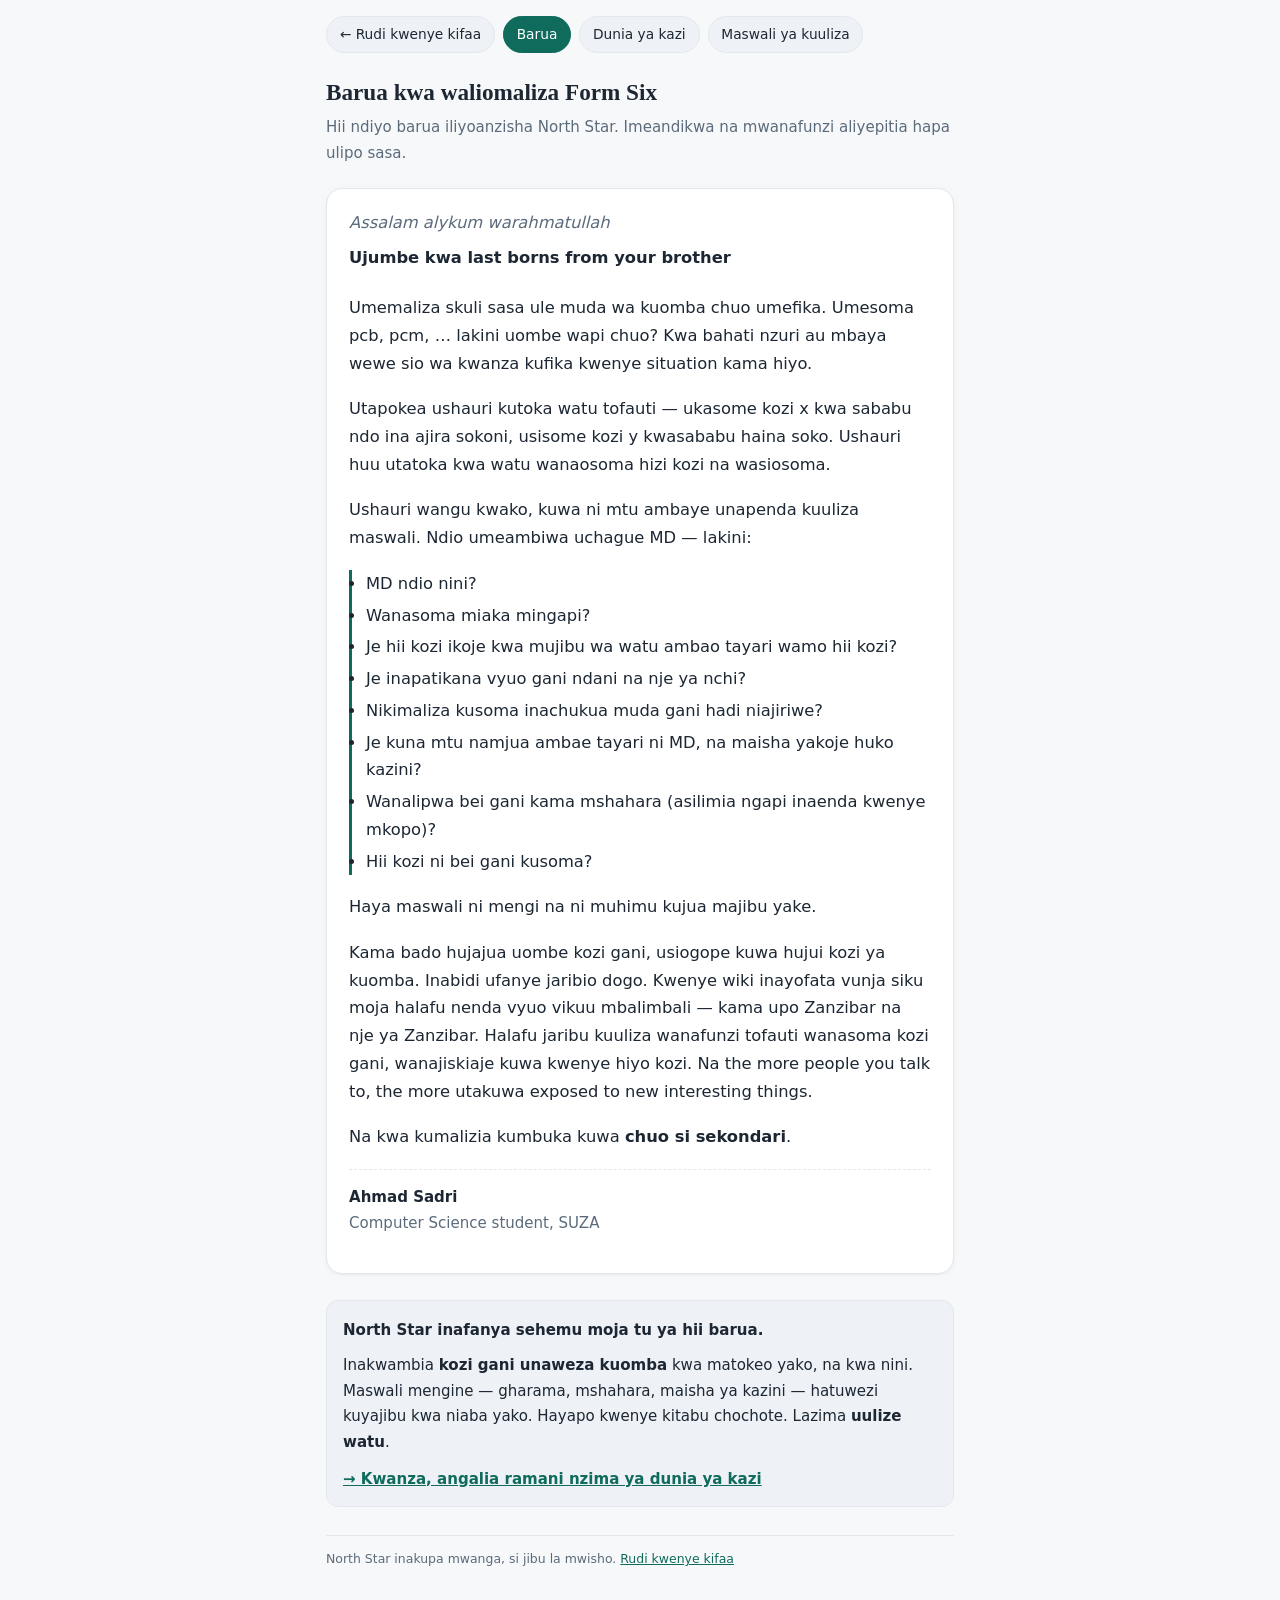
<file: web/barua.html>
<!doctype html>
<html lang="sw">
<head>
<meta charset="utf-8">
<meta name="viewport" content="width=device-width, initial-scale=1">
<title>Barua kwa waliomaliza Form Six — North Star</title>
<link rel="icon" href="data:image/svg+xml,<svg xmlns='http://www.w3.org/2000/svg' viewBox='0 0 100 100'><text y='.9em' font-size='90'>🌟</text></svg>">
<style>
  :root{
    --bg:#f7f8fa; --card:#ffffff; --ink:#1c2733; --muted:#5b6b7b;
    --line:#e3e8ee; --accent:#0f6b5c; --accent-ink:#fff; --chip:#eef2f6;
    /* --- design tokens -------------------------------------------------
       Six type steps, reused everywhere. There were 20 ad-hoc font sizes across
       these four pages and zero shadows, which is the measurable reason they
       read as unconsidered — not the colours, not the layout.
       Radius decreases as you nest inward: container -> item -> chip. */
    --fs-xs:.78rem; --fs-sm:.86rem; --fs-md:.94rem;
    --fs-lg:1.02rem; --fs-xl:1.12rem; --fs-2xl:1.45rem;
    --r-sm:8px; --r-md:12px; --r-lg:16px; --r-pill:999px;
    --shadow:0 1px 2px rgb(0 0 0/.04), 0 1px 8px rgb(0 0 0/.03);
    /* Georgia ships on effectively every device: editorial character for zero
       bytes and no external request. Headings only. */
    --font-display:Georgia,"Times New Roman",serif;
  }
  @media (prefers-color-scheme: dark){
    :root{ --bg:#12181f; --card:#1a222b; --ink:#e8eef4; --muted:#93a3b3;
           --line:#2a3541; --accent:#2fa08c; --chip:#232e3a;
           --shadow:inset 0 1px 0 rgb(255 255 255/.04), 0 1px 10px rgb(0 0 0/.30);
  }
  }
  *{box-sizing:border-box}
  body{margin:0;background:var(--bg);color:var(--ink);line-height:1.7;
    font-family:system-ui,-apple-system,"Segoe UI",Roboto,sans-serif}
  .wrap{max-width:660px;margin:0 auto;padding:16px 16px 40px}
  nav{display:flex;gap:8px;flex-wrap:wrap;margin-bottom:20px}
  nav a{font-size:var(--fs-sm);text-decoration:none;color:var(--ink);background:var(--chip);
    border:1px solid var(--line);border-radius:var(--r-pill);padding:.35rem .8rem}
  nav a.here{background:var(--accent);color:var(--accent-ink);border-color:var(--accent)}
  h1{font-family:var(--font-display);font-size:var(--fs-2xl);margin:.4rem 0 .2rem}
  .lede{color:var(--muted);font-size:var(--fs-md);margin:0 0 22px}
  .letter{background:var(--card);border:1px solid var(--line);border-radius:var(--r-lg);
    padding:20px 22px;font-size:var(--fs-lg);box-shadow:var(--shadow)}
  .letter p{margin:0 0 1.1em}
  .letter .salaam{font-style:italic;color:var(--muted);margin-bottom:.4em}
  .letter .to{font-weight:600;margin-bottom:1.4em}
  .questions{border-left:3px solid var(--accent);padding-left:14px;margin:0 0 1.1em}
  .questions li{margin:.25em 0}
  .sig{margin-top:1.8em;padding-top:1em;border-top:1px dashed var(--line);
    color:var(--muted);font-size:var(--fs-md)}
  .sig b{color:var(--ink)}
  .after{margin-top:26px;background:var(--chip);border:1px solid var(--line);
    border-radius:var(--r-md);padding:14px 16px;font-size:var(--fs-md)}
  .after a{color:var(--accent);font-weight:600}
  footer{color:var(--muted);font-size:var(--fs-xs);margin-top:28px;
    border-top:1px solid var(--line);padding-top:12px}
</style>
</head>
<body>
<div class="wrap">
  <nav>
    <a href="./">← Rudi kwenye kifaa</a>
    <a href="barua" class="here">Barua</a>
    <a href="dunia-ya-kazi">Dunia ya kazi</a>
    <a href="maswali">Maswali ya kuuliza</a>
  </nav>

  <h1>Barua kwa waliomaliza Form Six</h1>
  <p class="lede">Hii ndiyo barua iliyoanzisha North Star. Imeandikwa na mwanafunzi
  aliyepitia hapa ulipo sasa.</p>

  <article class="letter">
    <p class="salaam">Assalam alykum warahmatullah</p>
    <p class="to">Ujumbe kwa last borns from your brother</p>

    <p>Umemaliza skuli sasa ule muda wa kuomba chuo umefika. Umesoma pcb, pcm, … lakini
    uombe wapi chuo? Kwa bahati nzuri au mbaya wewe sio wa kwanza kufika kwenye situation
    kama hiyo.</p>

    <p>Utapokea ushauri kutoka watu tofauti — ukasome kozi x kwa sababu ndo ina ajira
    sokoni, usisome kozi y kwasababu haina soko. Ushauri huu utatoka kwa watu wanaosoma
    hizi kozi na wasiosoma.</p>

    <p>Ushauri wangu kwako, kuwa ni mtu ambaye unapenda kuuliza maswali. Ndio umeambiwa
    uchague MD — lakini:</p>

    <ul class="questions">
      <li>MD ndio nini?</li>
      <li>Wanasoma miaka mingapi?</li>
      <li>Je hii kozi ikoje kwa mujibu wa watu ambao tayari wamo hii kozi?</li>
      <li>Je inapatikana vyuo gani ndani na nje ya nchi?</li>
      <li>Nikimaliza kusoma inachukua muda gani hadi niajiriwe?</li>
      <li>Je kuna mtu namjua ambae tayari ni MD, na maisha yakoje huko kazini?</li>
      <li>Wanalipwa bei gani kama mshahara (asilimia ngapi inaenda kwenye mkopo)?</li>
      <li>Hii kozi ni bei gani kusoma?</li>
    </ul>

    <p>Haya maswali ni mengi na ni muhimu kujua majibu yake.</p>

    <p>Kama bado hujajua uombe kozi gani, usiogope kuwa hujui kozi ya kuomba. Inabidi
    ufanye jaribio dogo. Kwenye wiki inayofata vunja siku moja halafu nenda vyuo vikuu
    mbalimbali — kama upo Zanzibar na nje ya Zanzibar. Halafu jaribu kuuliza wanafunzi
    tofauti wanasoma kozi gani, wanajiskiaje kuwa kwenye hiyo kozi. Na the more people you
    talk to, the more utakuwa exposed to new interesting things.</p>

    <p>Na kwa kumalizia kumbuka kuwa <b>chuo si sekondari</b>.</p>

    <p class="sig">
      <b>Ahmad Sadri</b><br>
      Computer Science student, SUZA
    </p>
  </article>

  <div class="after">
    <p style="margin:.2rem 0 .6rem"><b>North Star inafanya sehemu moja tu ya hii barua.</b></p>
    <p style="margin:0">Inakwambia <b>kozi gani unaweza kuomba</b> kwa matokeo yako, na
    kwa nini. Maswali mengine — gharama, mshahara, maisha ya kazini — hatuwezi kuyajibu
    kwa niaba yako. Hayapo kwenye kitabu chochote. Lazima <b>uulize watu</b>.</p>
    <p style="margin:.7rem 0 0"><a href="dunia-ya-kazi">→ Kwanza, angalia ramani nzima ya dunia ya kazi</a></p>
  </div>

  <footer>
    North Star inakupa mwanga, si jibu la mwisho.
    <a href="./" style="color:var(--accent)">Rudi kwenye kifaa</a>
  </footer>
</div>
</body>
</html>
</file>
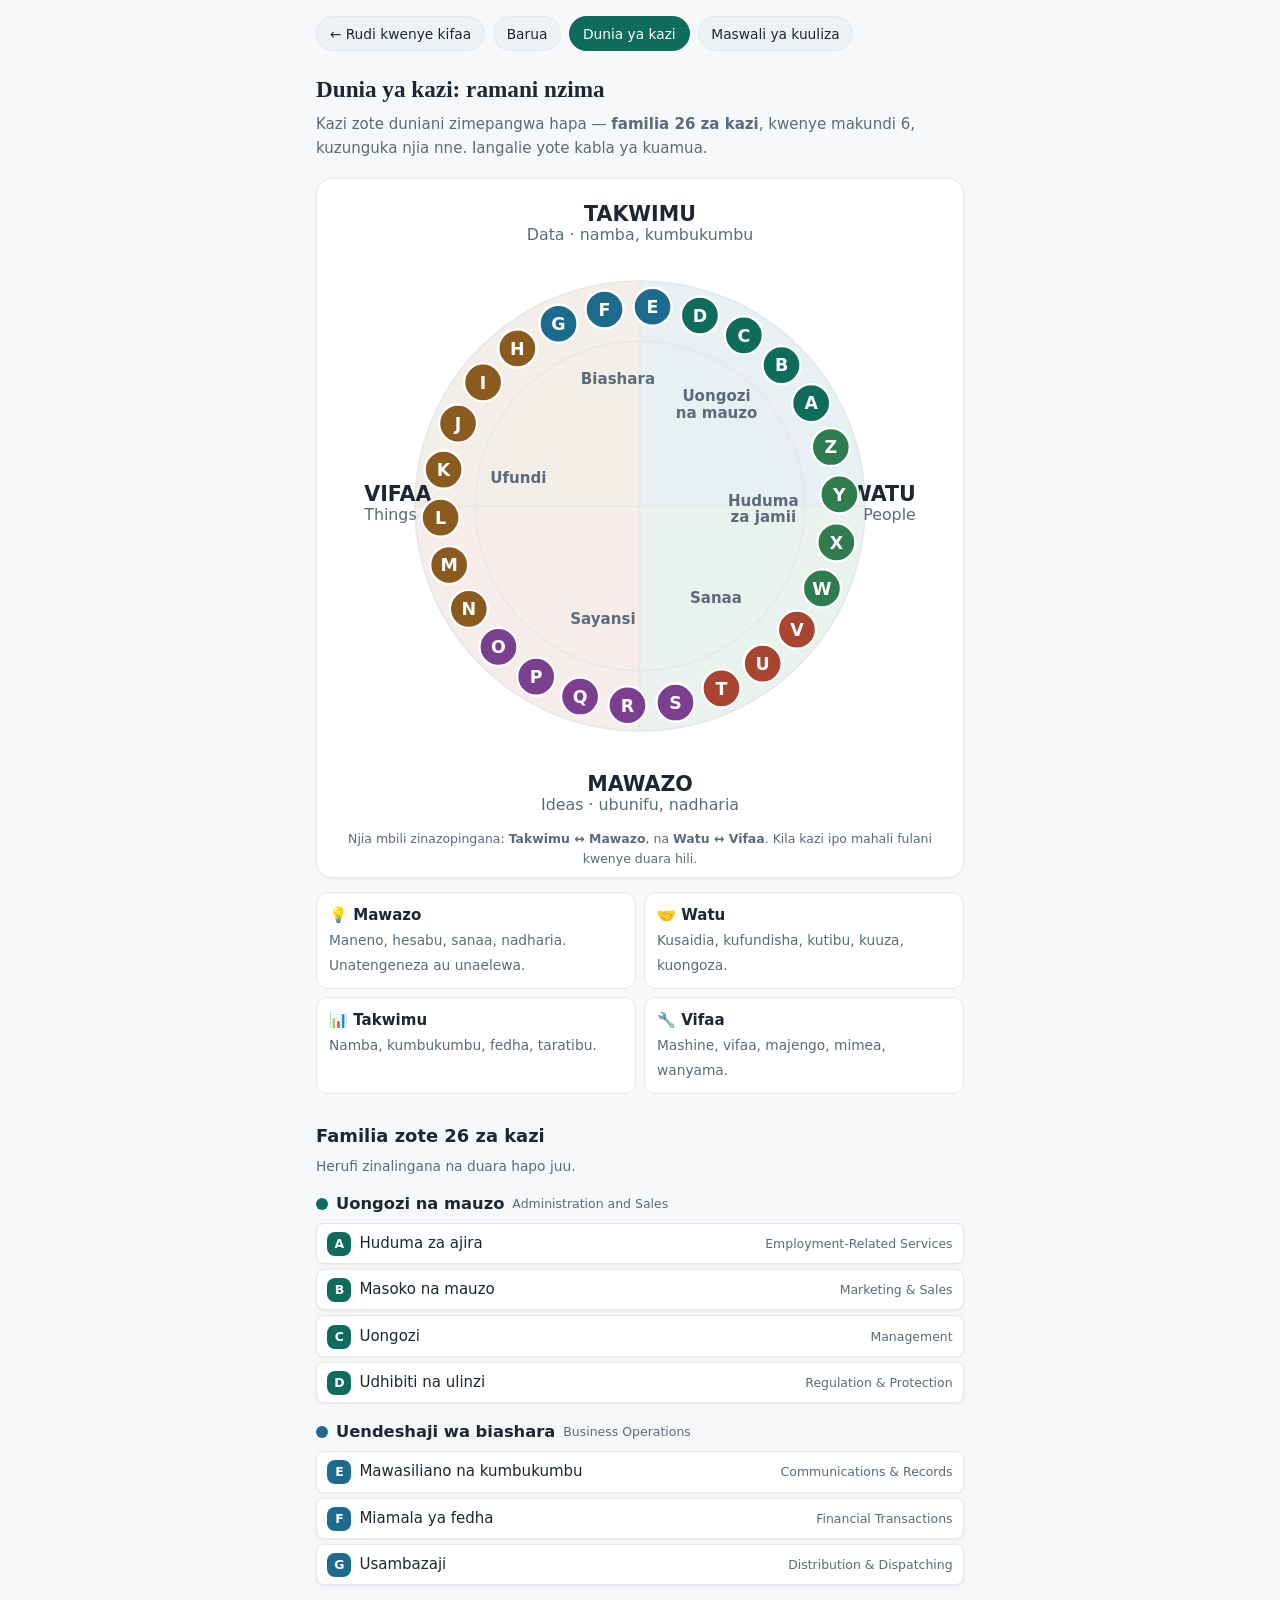
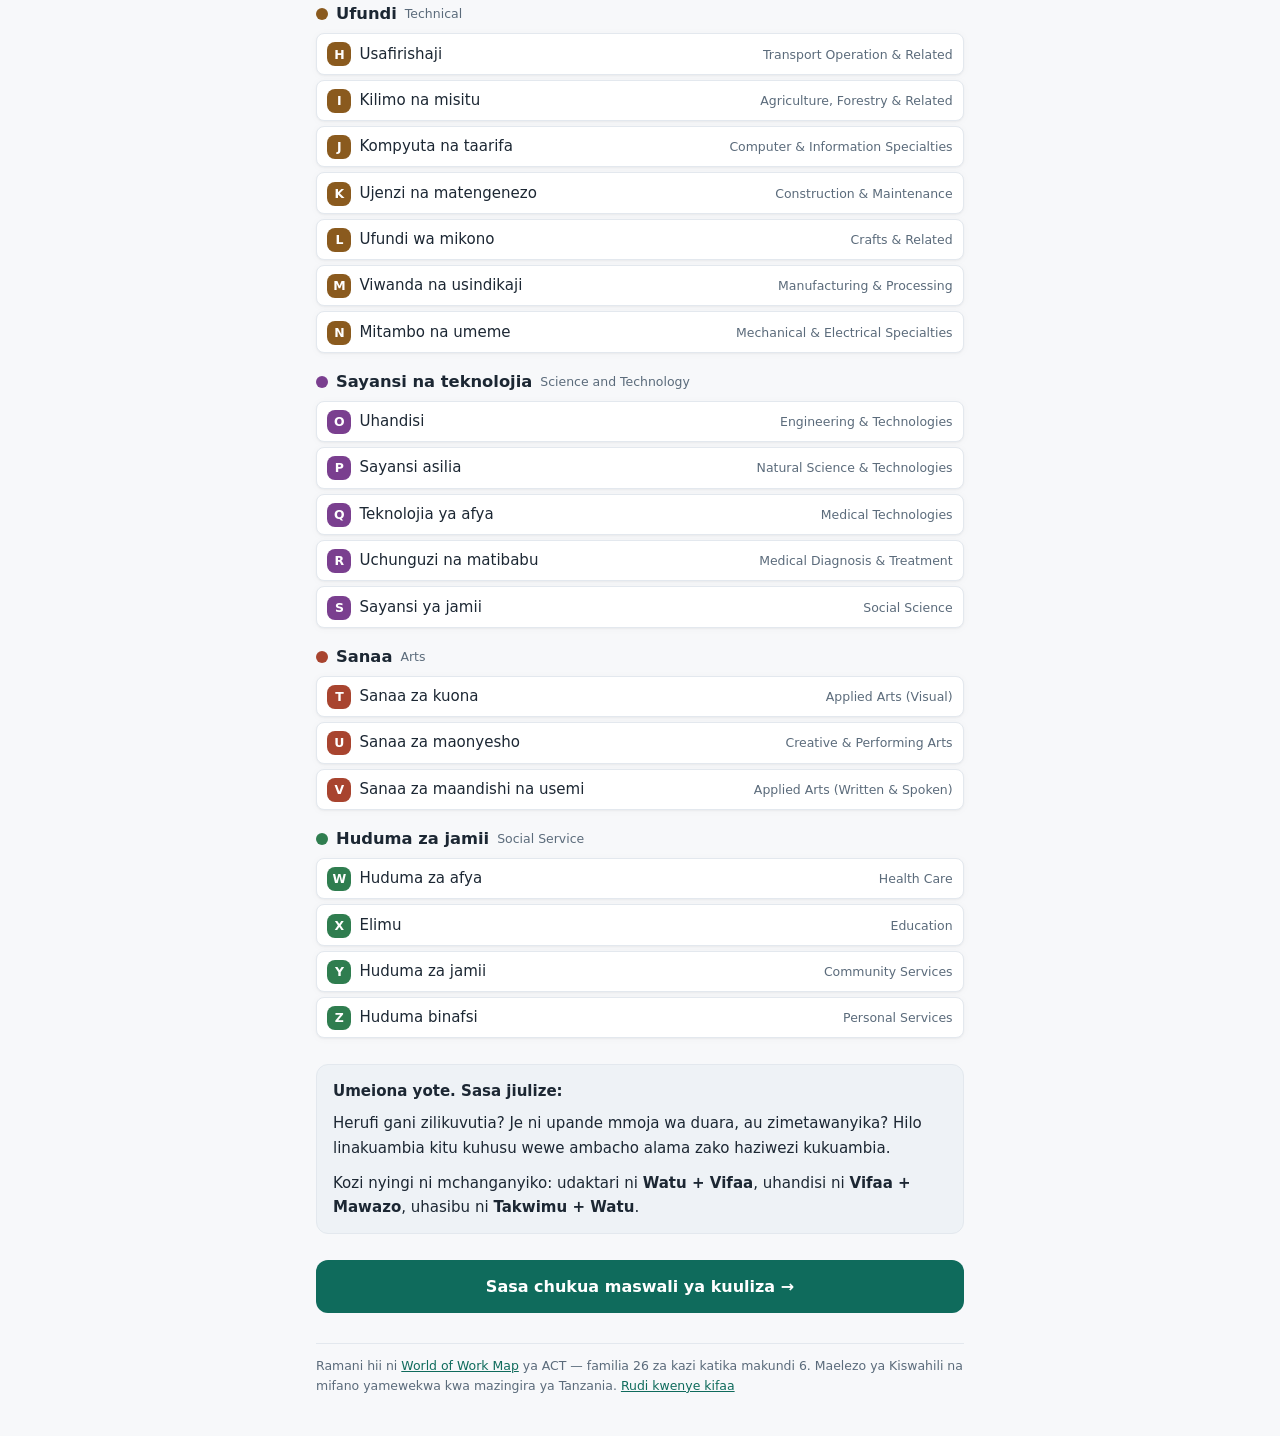
<file: web/dunia-ya-kazi.html>
<!doctype html>
<html lang="sw">
<head>
<meta charset="utf-8">
<meta name="viewport" content="width=device-width, initial-scale=1">
<title>Dunia ya kazi — ramani nzima — North Star</title>
<link rel="icon" href="data:image/svg+xml,<svg xmlns='http://www.w3.org/2000/svg' viewBox='0 0 100 100'><text y='.9em' font-size='90'>🌟</text></svg>">
<style>
  :root{--bg:#f7f8fa;--card:#fff;--ink:#1c2733;--muted:#5b6b7b;--line:#e3e8ee;
    --accent:#0f6b5c;--accent-ink:#fff;--chip:#eef2f6;
    --c0:#0f6b5c;--c1:#1d6a8f;--c2:#8a5a1e;--c3:#7a3f8f;--c4:#a8442f;--c5:#2f7d4f;
    /* --- design tokens: identical across all four pages ------------------
       Six type steps, reused everywhere. There were 20 ad-hoc font sizes across
       these pages and zero shadows, which is the measurable reason they read as
       unconsidered — not the colours, not the layout.
       Radius decreases as you nest inward: container -> item -> chip. */
    --fs-xs:.78rem; --fs-sm:.86rem; --fs-md:.94rem;
    --fs-lg:1.02rem; --fs-xl:1.12rem; --fs-2xl:1.45rem;
    --r-sm:8px; --r-md:12px; --r-lg:16px; --r-pill:999px;
    --shadow:0 1px 2px rgb(0 0 0/.04), 0 1px 8px rgb(0 0 0/.03);
    /* Georgia ships on effectively every device: editorial character for zero
       bytes and no external request. Headings only. */
    --font-display:Georgia,"Times New Roman",serif;}
  @media (prefers-color-scheme:dark){
    :root{--bg:#12181f;--card:#1a222b;--ink:#e8eef4;--muted:#93a3b3;--line:#2a3541;
      --accent:#2fa08c;--chip:#232e3a;
      --c0:#3fae97;--c1:#5aa8cf;--c2:#c9964a;--c3:#b183c4;--c4:#d97f68;--c5:#5fb883;
      --shadow:inset 0 1px 0 rgb(255 255 255/.04), 0 1px 10px rgb(0 0 0/.30);}}
  *{box-sizing:border-box}
  body{margin:0;background:var(--bg);color:var(--ink);line-height:1.6;
    font-family:system-ui,-apple-system,"Segoe UI",Roboto,sans-serif}
  .wrap{max-width:680px;margin:0 auto;padding:16px 16px 40px}
  nav{display:flex;gap:8px;flex-wrap:wrap;margin-bottom:20px}
  nav a{font-size:var(--fs-sm);text-decoration:none;color:var(--ink);background:var(--chip);
    border:1px solid var(--line);border-radius:var(--r-pill);padding:.35rem .8rem}
  nav a.here{background:var(--accent);color:var(--accent-ink);border-color:var(--accent)}
  h1{font-family:var(--font-display);font-size:var(--fs-2xl);margin:.4rem 0 .2rem}
  .lede{color:var(--muted);font-size:var(--fs-md);margin:0 0 18px}
  p{margin:0 0 1em}
  figure{margin:0 0 8px;background:var(--card);border:1px solid var(--line);
    border-radius:var(--r-lg);padding:10px 6px 4px;box-shadow:var(--shadow)}
  svg{width:100%;height:auto;display:block}
  .axis{font:600 13px system-ui;fill:var(--ink)}
  .axis-sub{font:10px system-ui;fill:var(--muted)}
  .quad{opacity:.10}
  .ring{fill:none;stroke:var(--line);stroke-width:1}
  .fam{stroke:var(--card);stroke-width:1.5}
  .fl{font:700 11px system-ui;fill:#fff;text-anchor:middle}
  .cl{font:600 9.5px system-ui;fill:var(--muted)}
  .c0{fill:var(--c0)} .c1{fill:var(--c1)} .c2{fill:var(--c2)}
  .c3{fill:var(--c3)} .c4{fill:var(--c4)} .c5{fill:var(--c5)}
  figcaption{color:var(--muted);font-size:var(--fs-xs);text-align:center;padding:6px 8px 4px}
  .axes-key{display:grid;grid-template-columns:1fr 1fr;gap:8px;margin:14px 0 26px}
  .ax{background:var(--card);border:1px solid var(--line);border-radius:var(--r-md);padding:10px 12px}
  .ax b{display:block;font-size:var(--fs-md)}
  .ax span{color:var(--muted);font-size:var(--fs-sm)}
  h2{font-size:var(--fs-xl);margin:28px 0 8px}
  .cluster{margin:0 0 16px}
  .cluster h3{font-size:var(--fs-lg);margin:0 0 6px;display:flex;align-items:center;gap:8px}
  .dot{width:12px;height:12px;border-radius:50%;flex:none;display:inline-block}
  .c0.dot{background:var(--c0)} .c1.dot{background:var(--c1)} .c2.dot{background:var(--c2)}
  .c3.dot{background:var(--c3)} .c4.dot{background:var(--c4)} .c5.dot{background:var(--c5)}
  .en-h{color:var(--muted);font-weight:400;font-size:var(--fs-xs)}
  ul.fams{list-style:none;padding:0;margin:0}
  ul.fams li{display:flex;align-items:baseline;gap:8px;background:var(--card);
    border:1px solid var(--line);border-radius:var(--r-sm);padding:.45rem .65rem;margin-bottom:5px;box-shadow:var(--shadow)}
  .k{width:1.5rem;height:1.5rem;border-radius:var(--r-sm);color:#fff;font-weight:700;
    font-size:var(--fs-xs);display:inline-flex;align-items:center;justify-content:center;flex:none}
  .c0.k{background:var(--c0)} .c1.k{background:var(--c1)} .c2.k{background:var(--c2)}
  .c3.k{background:var(--c3)} .c4.k{background:var(--c4)} .c5.k{background:var(--c5)}
  .nm{font-size:var(--fs-md)}
  .en{color:var(--muted);font-size:var(--fs-xs);margin-left:auto;text-align:right}
  .note{background:var(--chip);border:1px solid var(--line);border-radius:var(--r-md);
    padding:14px 16px;font-size:var(--fs-md);margin:26px 0}
  .note a{color:var(--accent);font-weight:600}
  .next{display:block;background:var(--accent);color:var(--accent-ink);text-decoration:none;
    text-align:center;padding:.85rem;border-radius:var(--r-md);font-weight:700;margin:22px 0 0}
  footer{color:var(--muted);font-size:var(--fs-xs);margin-top:30px;border-top:1px solid var(--line);padding-top:12px}
  footer a{color:var(--accent)}
</style>
</head>
<body>
<div class="wrap">
  <nav>
    <a href="./">← Rudi kwenye kifaa</a>
    <a href="barua">Barua</a>
    <a href="dunia-ya-kazi" class="here">Dunia ya kazi</a>
    <a href="maswali">Maswali ya kuuliza</a>
  </nav>

  <h1>Dunia ya kazi: ramani nzima</h1>
  <p class="lede">Kazi zote duniani zimepangwa hapa — <b>familia 26 za kazi</b>, kwenye
  makundi 6, kuzunguka njia nne. Iangalie yote kabla ya kuamua.</p>

  <figure>
    <svg viewBox="0 0 400 400" role="img"
         aria-label="Ramani ya dunia ya kazi: duara lenye njia nne (Takwimu, Watu, Mawazo, Vifaa) na familia 26 za kazi zilizopangwa kwa herufi A hadi Z.">
      <!-- quadrant washes -->
      <path d="M200,200 L200,58 A142,142 0 0,1 342,200 Z" class="quad c1"/>
      <path d="M200,200 L342,200 A142,142 0 0,1 200,342 Z" class="quad c5"/>
      <path d="M200,200 L200,342 A142,142 0 0,1 58,200 Z" class="quad c4"/>
      <path d="M200,200 L58,200 A142,142 0 0,1 200,58 Z" class="quad c2"/>
      <circle cx="200" cy="200" r="142" class="ring"/>
      <circle cx="200" cy="200" r="104" class="ring"/>
      <!-- axes -->
      <line x1="200" y1="58" x2="200" y2="342" stroke="var(--line)"/>
      <line x1="58" y1="200" x2="342" y2="200" stroke="var(--line)"/>
      <text x="200" y="20" class="axis" text-anchor="middle">TAKWIMU</text>
      <text x="200" y="32" class="axis-sub" text-anchor="middle">Data · namba, kumbukumbu</text>
      <text x="200" y="380" class="axis" text-anchor="middle">MAWAZO</text>
      <text x="200" y="392" class="axis-sub" text-anchor="middle">Ideas · ubunifu, nadharia</text>
      <text x="374" y="197" class="axis" text-anchor="end">WATU</text>
      <text x="374" y="209" class="axis-sub" text-anchor="end">People</text>
      <text x="26" y="197" class="axis" text-anchor="start">VIFAA</text>
      <text x="26" y="209" class="axis-sub" text-anchor="start">Things</text>
      <!-- cluster labels -->
<text y="133.7" class="cl" text-anchor="middle"><tspan x="248.3" dy="0">Uongozi</tspan><tspan x="248.3" dy="10.5">na mauzo</tspan></text>
<text y="123.2" class="cl" text-anchor="middle"><tspan x="186.1" dy="0">Biashara</tspan></text>
<text y="185.7" class="cl" text-anchor="middle"><tspan x="123.3" dy="0">Ufundi</tspan></text>
<text y="274.4" class="cl" text-anchor="middle"><tspan x="176.6" dy="0">Sayansi</tspan></text>
<text y="261.5" class="cl" text-anchor="middle"><tspan x="247.9" dy="0">Sanaa</tspan></text>
<text y="199.9" class="cl" text-anchor="middle"><tspan x="277.8" dy="0">Huduma</tspan><tspan x="277.8" dy="10.5">za jamii</tspan></text>
      <!-- 26 job families -->
<circle cx="308.0" cy="135.1" r="12" class="fam c0"/><text x="308.0" y="139.1" class="fl">A</text>
<circle cx="289.3" cy="111.1" r="12" class="fam c0"/><text x="289.3" y="115.1" class="fl">B</text>
<circle cx="265.5" cy="92.3" r="12" class="fam c0"/><text x="265.5" y="96.3" class="fl">C</text>
<circle cx="237.8" cy="79.8" r="12" class="fam c0"/><text x="237.8" y="83.8" class="fl">D</text>
<circle cx="207.9" cy="74.3" r="12" class="fam c1"/><text x="207.9" y="78.3" class="fl">E</text>
<circle cx="177.6" cy="76.0" r="12" class="fam c1"/><text x="177.6" y="80.0" class="fl">F</text>
<circle cx="148.6" cy="85.0" r="12" class="fam c1"/><text x="148.6" y="89.0" class="fl">G</text>
<circle cx="122.6" cy="100.6" r="12" class="fam c2"/><text x="122.6" y="104.6" class="fl">H</text>
<circle cx="101.0" cy="122.0" r="12" class="fam c2"/><text x="101.0" y="126.0" class="fl">I</text>
<circle cx="85.2" cy="148.0" r="12" class="fam c2"/><text x="85.2" y="152.0" class="fl">J</text>
<circle cx="76.1" cy="177.0" r="12" class="fam c2"/><text x="76.1" y="181.0" class="fl">K</text>
<circle cx="74.2" cy="207.3" r="12" class="fam c2"/><text x="74.2" y="211.3" class="fl">L</text>
<circle cx="79.6" cy="237.2" r="12" class="fam c2"/><text x="79.6" y="241.2" class="fl">M</text>
<circle cx="92.0" cy="264.9" r="12" class="fam c2"/><text x="92.0" y="268.9" class="fl">N</text>
<circle cx="110.7" cy="288.9" r="12" class="fam c3"/><text x="110.7" y="292.9" class="fl">O</text>
<circle cx="134.5" cy="307.7" r="12" class="fam c3"/><text x="134.5" y="311.7" class="fl">P</text>
<circle cx="162.2" cy="320.2" r="12" class="fam c3"/><text x="162.2" y="324.2" class="fl">Q</text>
<circle cx="192.1" cy="325.7" r="12" class="fam c3"/><text x="192.1" y="329.7" class="fl">R</text>
<circle cx="222.4" cy="324.0" r="12" class="fam c3"/><text x="222.4" y="328.0" class="fl">S</text>
<circle cx="251.4" cy="315.0" r="12" class="fam c4"/><text x="251.4" y="319.0" class="fl">T</text>
<circle cx="277.4" cy="299.4" r="12" class="fam c4"/><text x="277.4" y="303.4" class="fl">U</text>
<circle cx="299.0" cy="278.0" r="12" class="fam c4"/><text x="299.0" y="282.0" class="fl">V</text>
<circle cx="314.8" cy="252.0" r="12" class="fam c5"/><text x="314.8" y="256.0" class="fl">W</text>
<circle cx="323.9" cy="223.0" r="12" class="fam c5"/><text x="323.9" y="227.0" class="fl">X</text>
<circle cx="325.8" cy="192.7" r="12" class="fam c5"/><text x="325.8" y="196.7" class="fl">Y</text>
<circle cx="320.4" cy="162.8" r="12" class="fam c5"/><text x="320.4" y="166.8" class="fl">Z</text>
    </svg>
    <figcaption>Njia mbili zinazopingana: <b>Takwimu ↔ Mawazo</b>, na <b>Watu ↔ Vifaa</b>.
    Kila kazi ipo mahali fulani kwenye duara hili.</figcaption>
  </figure>

  <div class="axes-key">
    <div class="ax"><b>💡 Mawazo</b><span>Maneno, hesabu, sanaa, nadharia. Unatengeneza au unaelewa.</span></div>
    <div class="ax"><b>🤝 Watu</b><span>Kusaidia, kufundisha, kutibu, kuuza, kuongoza.</span></div>
    <div class="ax"><b>📊 Takwimu</b><span>Namba, kumbukumbu, fedha, taratibu.</span></div>
    <div class="ax"><b>🔧 Vifaa</b><span>Mashine, vifaa, majengo, mimea, wanyama.</span></div>
  </div>

  <h2>Familia zote 26 za kazi</h2>
  <p style="color:var(--muted);font-size:var(--fs-sm);margin-top:-4px">Herufi zinalingana na duara hapo juu.</p>
  <section class="cluster"><h3><span class="dot c0"></span>Uongozi na mauzo<span class="en-h">Administration and Sales</span></h3><ul class="fams"><li><span class="k c0">A</span><span class="nm">Huduma za ajira</span><span class="en">Employment-Related Services</span></li><li><span class="k c0">B</span><span class="nm">Masoko na mauzo</span><span class="en">Marketing & Sales</span></li><li><span class="k c0">C</span><span class="nm">Uongozi</span><span class="en">Management</span></li><li><span class="k c0">D</span><span class="nm">Udhibiti na ulinzi</span><span class="en">Regulation & Protection</span></li></ul></section>
<section class="cluster"><h3><span class="dot c1"></span>Uendeshaji wa biashara<span class="en-h">Business Operations</span></h3><ul class="fams"><li><span class="k c1">E</span><span class="nm">Mawasiliano na kumbukumbu</span><span class="en">Communications & Records</span></li><li><span class="k c1">F</span><span class="nm">Miamala ya fedha</span><span class="en">Financial Transactions</span></li><li><span class="k c1">G</span><span class="nm">Usambazaji</span><span class="en">Distribution & Dispatching</span></li></ul></section>
<section class="cluster"><h3><span class="dot c2"></span>Ufundi<span class="en-h">Technical</span></h3><ul class="fams"><li><span class="k c2">H</span><span class="nm">Usafirishaji</span><span class="en">Transport Operation & Related</span></li><li><span class="k c2">I</span><span class="nm">Kilimo na misitu</span><span class="en">Agriculture, Forestry & Related</span></li><li><span class="k c2">J</span><span class="nm">Kompyuta na taarifa</span><span class="en">Computer & Information Specialties</span></li><li><span class="k c2">K</span><span class="nm">Ujenzi na matengenezo</span><span class="en">Construction & Maintenance</span></li><li><span class="k c2">L</span><span class="nm">Ufundi wa mikono</span><span class="en">Crafts & Related</span></li><li><span class="k c2">M</span><span class="nm">Viwanda na usindikaji</span><span class="en">Manufacturing & Processing</span></li><li><span class="k c2">N</span><span class="nm">Mitambo na umeme</span><span class="en">Mechanical & Electrical Specialties</span></li></ul></section>
<section class="cluster"><h3><span class="dot c3"></span>Sayansi na teknolojia<span class="en-h">Science and Technology</span></h3><ul class="fams"><li><span class="k c3">O</span><span class="nm">Uhandisi</span><span class="en">Engineering & Technologies</span></li><li><span class="k c3">P</span><span class="nm">Sayansi asilia</span><span class="en">Natural Science & Technologies</span></li><li><span class="k c3">Q</span><span class="nm">Teknolojia ya afya</span><span class="en">Medical Technologies</span></li><li><span class="k c3">R</span><span class="nm">Uchunguzi na matibabu</span><span class="en">Medical Diagnosis & Treatment</span></li><li><span class="k c3">S</span><span class="nm">Sayansi ya jamii</span><span class="en">Social Science</span></li></ul></section>
<section class="cluster"><h3><span class="dot c4"></span>Sanaa<span class="en-h">Arts</span></h3><ul class="fams"><li><span class="k c4">T</span><span class="nm">Sanaa za kuona</span><span class="en">Applied Arts (Visual)</span></li><li><span class="k c4">U</span><span class="nm">Sanaa za maonyesho</span><span class="en">Creative & Performing Arts</span></li><li><span class="k c4">V</span><span class="nm">Sanaa za maandishi na usemi</span><span class="en">Applied Arts (Written & Spoken)</span></li></ul></section>
<section class="cluster"><h3><span class="dot c5"></span>Huduma za jamii<span class="en-h">Social Service</span></h3><ul class="fams"><li><span class="k c5">W</span><span class="nm">Huduma za afya</span><span class="en">Health Care</span></li><li><span class="k c5">X</span><span class="nm">Elimu</span><span class="en">Education</span></li><li><span class="k c5">Y</span><span class="nm">Huduma za jamii</span><span class="en">Community Services</span></li><li><span class="k c5">Z</span><span class="nm">Huduma binafsi</span><span class="en">Personal Services</span></li></ul></section>

  <div class="note">
    <p style="margin:0 0 .5rem"><b>Umeiona yote. Sasa jiulize:</b></p>
    <p style="margin:0">Herufi gani zilikuvutia? Je ni upande mmoja wa duara, au zimetawanyika?
    Hilo linakuambia kitu kuhusu wewe ambacho alama zako haziwezi kukuambia.</p>
    <p style="margin:.7rem 0 0">Kozi nyingi ni mchanganyiko: udaktari ni <b>Watu + Vifaa</b>,
    uhandisi ni <b>Vifaa + Mawazo</b>, uhasibu ni <b>Takwimu + Watu</b>.</p>
  </div>

  <a class="next" href="maswali">Sasa chukua maswali ya kuuliza →</a>

  <footer>
    Ramani hii ni <a href="https://davetgc.com/Worldwork.htm" rel="noopener">World of Work Map</a>
    ya ACT — familia 26 za kazi katika makundi 6. Maelezo ya Kiswahili na mifano yamewekwa
    kwa mazingira ya Tanzania. <a href="./">Rudi kwenye kifaa</a>
  </footer>
</div>
</body>
</html>
</file>
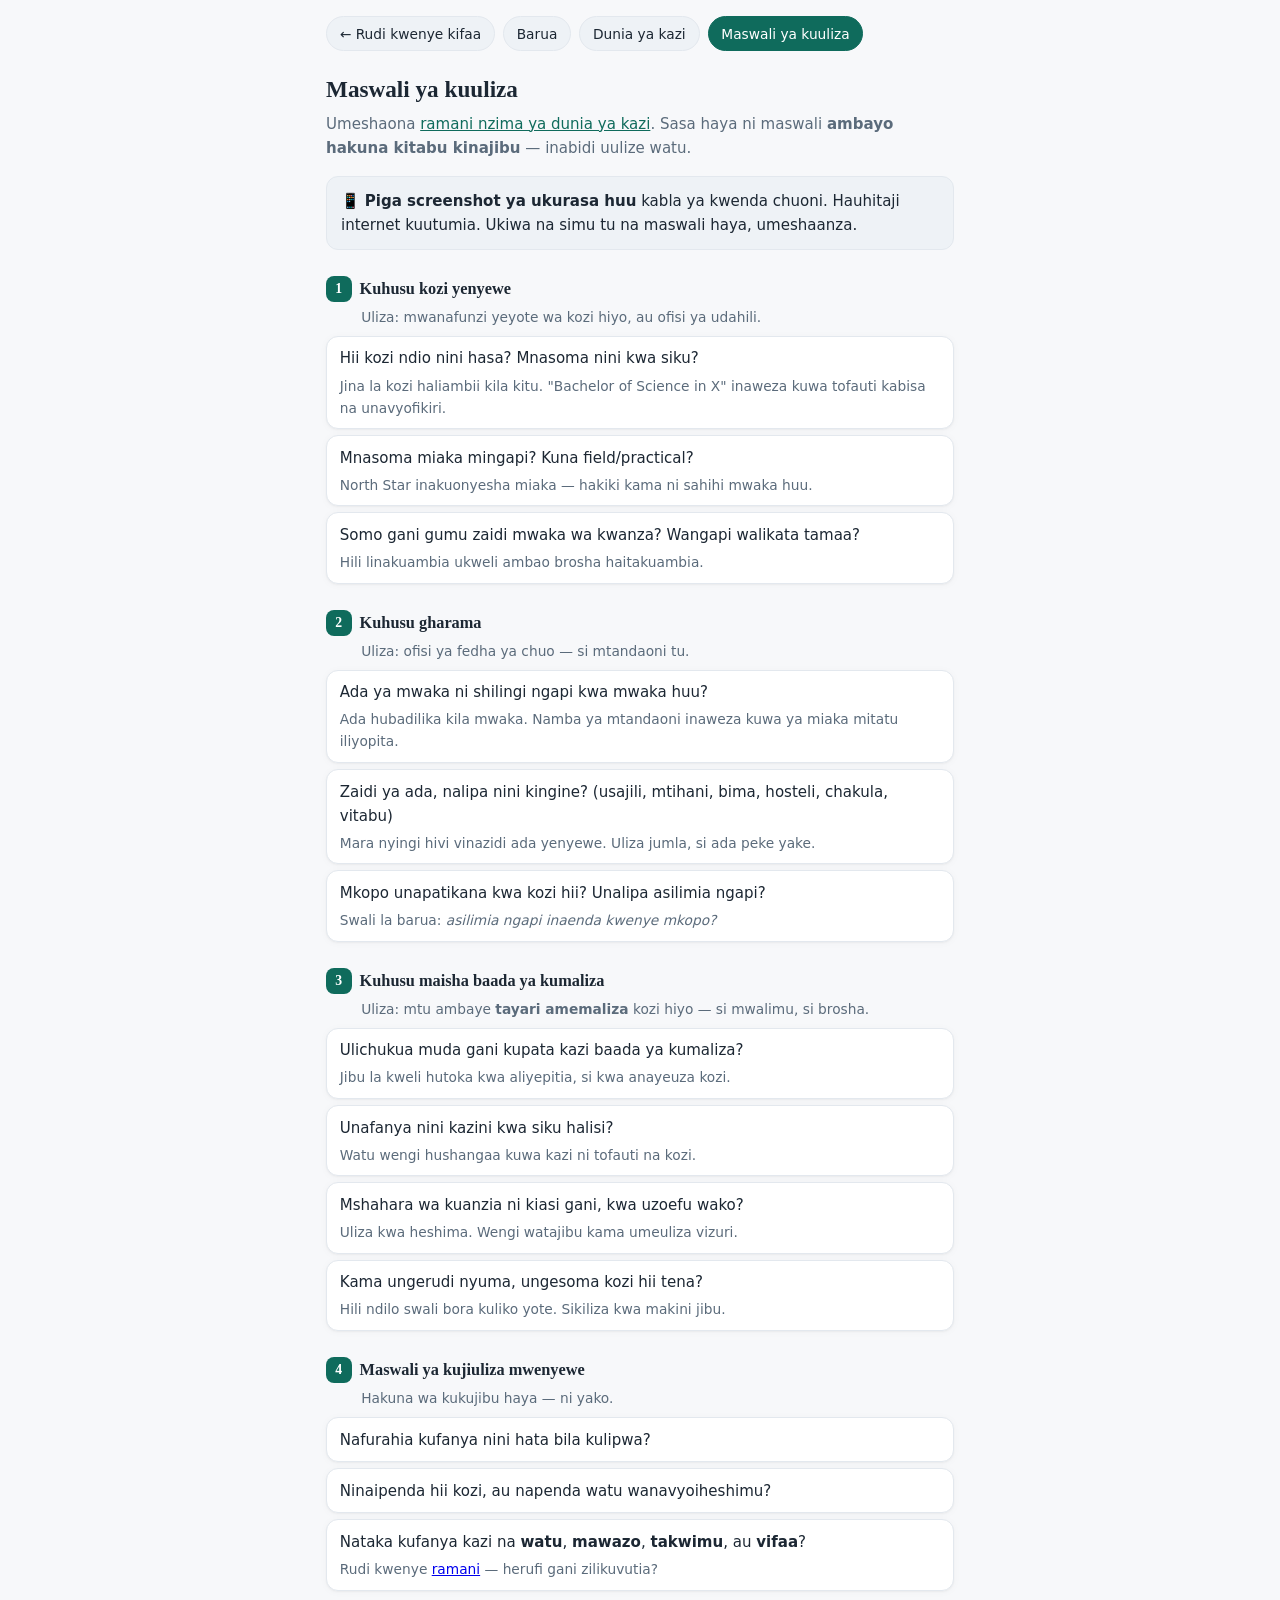
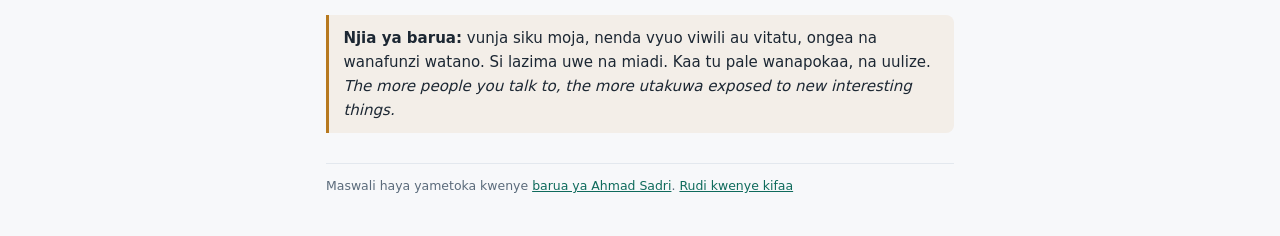
<file: web/maswali.html>
<!doctype html>
<html lang="sw">
<head>
<meta charset="utf-8">
<meta name="viewport" content="width=device-width, initial-scale=1">
<title>Maswali ya kuuliza — North Star</title>
<link rel="icon" href="data:image/svg+xml,<svg xmlns='http://www.w3.org/2000/svg' viewBox='0 0 100 100'><text y='.9em' font-size='90'>🌟</text></svg>">
<style>
  :root{
    --bg:#f7f8fa; --card:#ffffff; --ink:#1c2733; --muted:#5b6b7b;
    --line:#e3e8ee; --accent:#0f6b5c; --accent-ink:#fff; --chip:#eef2f6; --gold:#b7791f;
    /* --- design tokens -------------------------------------------------
       Six type steps, reused everywhere. There were 20 ad-hoc font sizes across
       these four pages and zero shadows, which is the measurable reason they
       read as unconsidered — not the colours, not the layout.
       Radius decreases as you nest inward: container -> item -> chip. */
    --fs-xs:.78rem; --fs-sm:.86rem; --fs-md:.94rem;
    --fs-lg:1.02rem; --fs-xl:1.12rem; --fs-2xl:1.45rem;
    --r-sm:8px; --r-md:12px; --r-lg:16px; --r-pill:999px;
    --shadow:0 1px 2px rgb(0 0 0/.04), 0 1px 8px rgb(0 0 0/.03);
    /* Georgia ships on effectively every device: editorial character for zero
       bytes and no external request. Headings only. */
    --font-display:Georgia,"Times New Roman",serif;
  }
  @media (prefers-color-scheme: dark){
    :root{ --bg:#12181f; --card:#1a222b; --ink:#e8eef4; --muted:#93a3b3;
           --line:#2a3541; --accent:#2fa08c; --chip:#232e3a; --gold:#d9a441;
           --shadow:inset 0 1px 0 rgb(255 255 255/.04), 0 1px 10px rgb(0 0 0/.30);
  }
  }
  *{box-sizing:border-box}
  body{margin:0;background:var(--bg);color:var(--ink);line-height:1.6;
    font-family:system-ui,-apple-system,"Segoe UI",Roboto,sans-serif}
  .wrap{max-width:660px;margin:0 auto;padding:16px 16px 40px}
  nav{display:flex;gap:8px;flex-wrap:wrap;margin-bottom:20px}
  nav a{font-size:var(--fs-sm);text-decoration:none;color:var(--ink);background:var(--chip);
    border:1px solid var(--line);border-radius:var(--r-pill);padding:.35rem .8rem}
  nav a.here{background:var(--accent);color:var(--accent-ink);border-color:var(--accent)}
  h1{font-family:var(--font-display);font-size:var(--fs-2xl);margin:.4rem 0 .2rem}
  .lede{color:var(--muted);font-size:var(--fs-md);margin:0 0 8px}
  .tip{background:var(--chip);border:1px solid var(--line);border-radius:var(--r-md);
    padding:12px 14px;font-size:var(--fs-md);margin:16px 0 24px}
  h2{font-family:var(--font-display);font-size:var(--fs-lg);margin:26px 0 4px;display:flex;align-items:center;gap:8px}
  h2 .n{background:var(--accent);color:var(--accent-ink);border-radius:var(--r-sm);
    width:1.6rem;height:1.6rem;display:inline-flex;align-items:center;justify-content:center;
    font-size:var(--fs-sm);flex:none}
  .who{color:var(--muted);font-size:var(--fs-sm);margin:0 0 8px 2.2rem}
  ul.q{list-style:none;padding:0;margin:0 0 4px}
  ul.q li{background:var(--card);border:1px solid var(--line);border-radius:var(--r-md);
    padding:.6rem .8rem;margin-bottom:6px;font-size:var(--fs-md);box-shadow:var(--shadow)}
  ul.q li .why{display:block;color:var(--muted);font-size:var(--fs-sm);margin-top:.25rem}
  .callout{border-left:3px solid var(--gold);
    background:color-mix(in srgb, var(--gold) 8%, transparent);
    padding:.7rem .9rem;border-radius:0 8px 8px 0;margin:24px 0;font-size:var(--fs-md)}
  footer{color:var(--muted);font-size:var(--fs-xs);margin-top:30px;
    border-top:1px solid var(--line);padding-top:12px}
  footer a{color:var(--accent)}
  @media print{
    nav,.tip,footer{display:none}
    body{background:#fff;color:#000}
    ul.q li{border-color:#999;break-inside:avoid}
  }
</style>
</head>
<body>
<div class="wrap">
  <nav>
    <a href="./">← Rudi kwenye kifaa</a>
    <a href="barua">Barua</a>
    <a href="dunia-ya-kazi">Dunia ya kazi</a>
    <a href="maswali" class="here">Maswali ya kuuliza</a>
  </nav>

  <h1>Maswali ya kuuliza</h1>
  <p class="lede">Umeshaona <a href="dunia-ya-kazi" style="color:var(--accent)">ramani nzima
  ya dunia ya kazi</a>. Sasa haya ni maswali <b>ambayo hakuna kitabu kinajibu</b> —
  inabidi uulize watu.</p>

  <div class="tip">
    📱 <b>Piga screenshot ya ukurasa huu</b> kabla ya kwenda chuoni. Hauhitaji internet
    kuutumia. Ukiwa na simu tu na maswali haya, umeshaanza.
  </div>

  <h2><span class="n">1</span> Kuhusu kozi yenyewe</h2>
  <p class="who">Uliza: mwanafunzi yeyote wa kozi hiyo, au ofisi ya udahili.</p>
  <ul class="q">
    <li>Hii kozi ndio nini hasa? Mnasoma nini kwa siku?
      <span class="why">Jina la kozi haliambii kila kitu. "Bachelor of Science in X" inaweza kuwa tofauti kabisa na unavyofikiri.</span></li>
    <li>Mnasoma miaka mingapi? Kuna field/practical?
      <span class="why">North Star inakuonyesha miaka — hakiki kama ni sahihi mwaka huu.</span></li>
    <li>Somo gani gumu zaidi mwaka wa kwanza? Wangapi walikata tamaa?
      <span class="why">Hili linakuambia ukweli ambao brosha haitakuambia.</span></li>
  </ul>

  <h2><span class="n">2</span> Kuhusu gharama</h2>
  <p class="who">Uliza: ofisi ya fedha ya chuo — si mtandaoni tu.</p>
  <ul class="q">
    <li>Ada ya mwaka ni shilingi ngapi kwa mwaka huu?
      <span class="why">Ada hubadilika kila mwaka. Namba ya mtandaoni inaweza kuwa ya miaka mitatu iliyopita.</span></li>
    <li>Zaidi ya ada, nalipa nini kingine? (usajili, mtihani, bima, hosteli, chakula, vitabu)
      <span class="why">Mara nyingi hivi vinazidi ada yenyewe. Uliza jumla, si ada peke yake.</span></li>
    <li>Mkopo unapatikana kwa kozi hii? Unalipa asilimia ngapi?
      <span class="why">Swali la barua: <i>asilimia ngapi inaenda kwenye mkopo?</i></span></li>
  </ul>

  <h2><span class="n">3</span> Kuhusu maisha baada ya kumaliza</h2>
  <p class="who">Uliza: mtu ambaye <b>tayari amemaliza</b> kozi hiyo — si mwalimu, si brosha.</p>
  <ul class="q">
    <li>Ulichukua muda gani kupata kazi baada ya kumaliza?
      <span class="why">Jibu la kweli hutoka kwa aliyepitia, si kwa anayeuza kozi.</span></li>
    <li>Unafanya nini kazini kwa siku halisi?
      <span class="why">Watu wengi hushangaa kuwa kazi ni tofauti na kozi.</span></li>
    <li>Mshahara wa kuanzia ni kiasi gani, kwa uzoefu wako?
      <span class="why">Uliza kwa heshima. Wengi watajibu kama umeuliza vizuri.</span></li>
    <li>Kama ungerudi nyuma, ungesoma kozi hii tena?
      <span class="why">Hili ndilo swali bora kuliko yote. Sikiliza kwa makini jibu.</span></li>
  </ul>

  <h2><span class="n">4</span> Maswali ya kujiuliza mwenyewe</h2>
  <p class="who">Hakuna wa kukujibu haya — ni yako.</p>
  <ul class="q">
    <li>Nafurahia kufanya nini hata bila kulipwa?</li>
    <li>Ninaipenda hii kozi, au napenda watu wanavyoiheshimu?</li>
    <li>Nataka kufanya kazi na <b>watu</b>, <b>mawazo</b>, <b>takwimu</b>, au <b>vifaa</b>?
      <span class="why">Rudi kwenye <a href="dunia-ya-kazi">ramani</a> — herufi gani zilikuvutia?</span></li>
  </ul>

  <div class="callout">
    <b>Njia ya barua:</b> vunja siku moja, nenda vyuo viwili au vitatu, ongea na wanafunzi
    watano. Si lazima uwe na miadi. Kaa tu pale wanapokaa, na uulize.
    <i>The more people you talk to, the more utakuwa exposed to new interesting things.</i>
  </div>

  <footer>
    Maswali haya yametoka kwenye <a href="barua">barua ya Ahmad Sadri</a>.
    <a href="./">Rudi kwenye kifaa</a>
  </footer>
</div>
</body>
</html>
</file>
